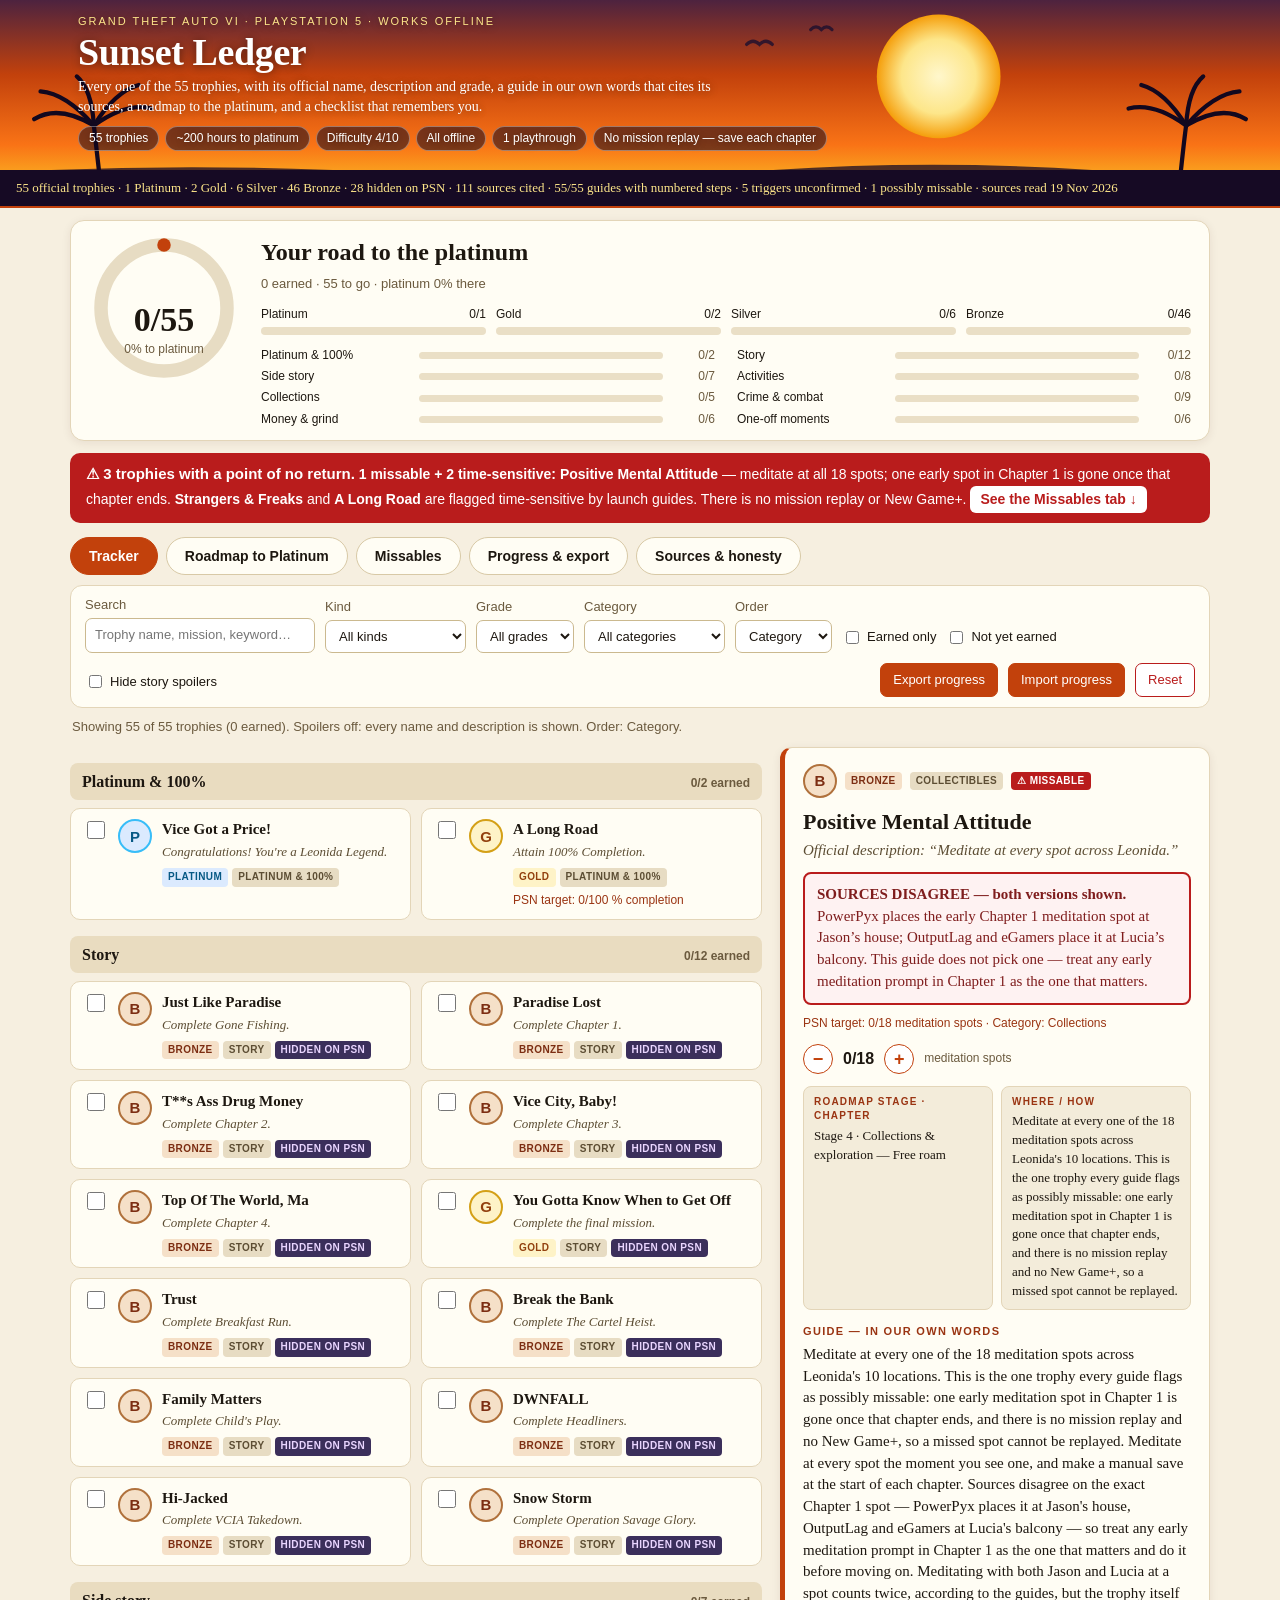
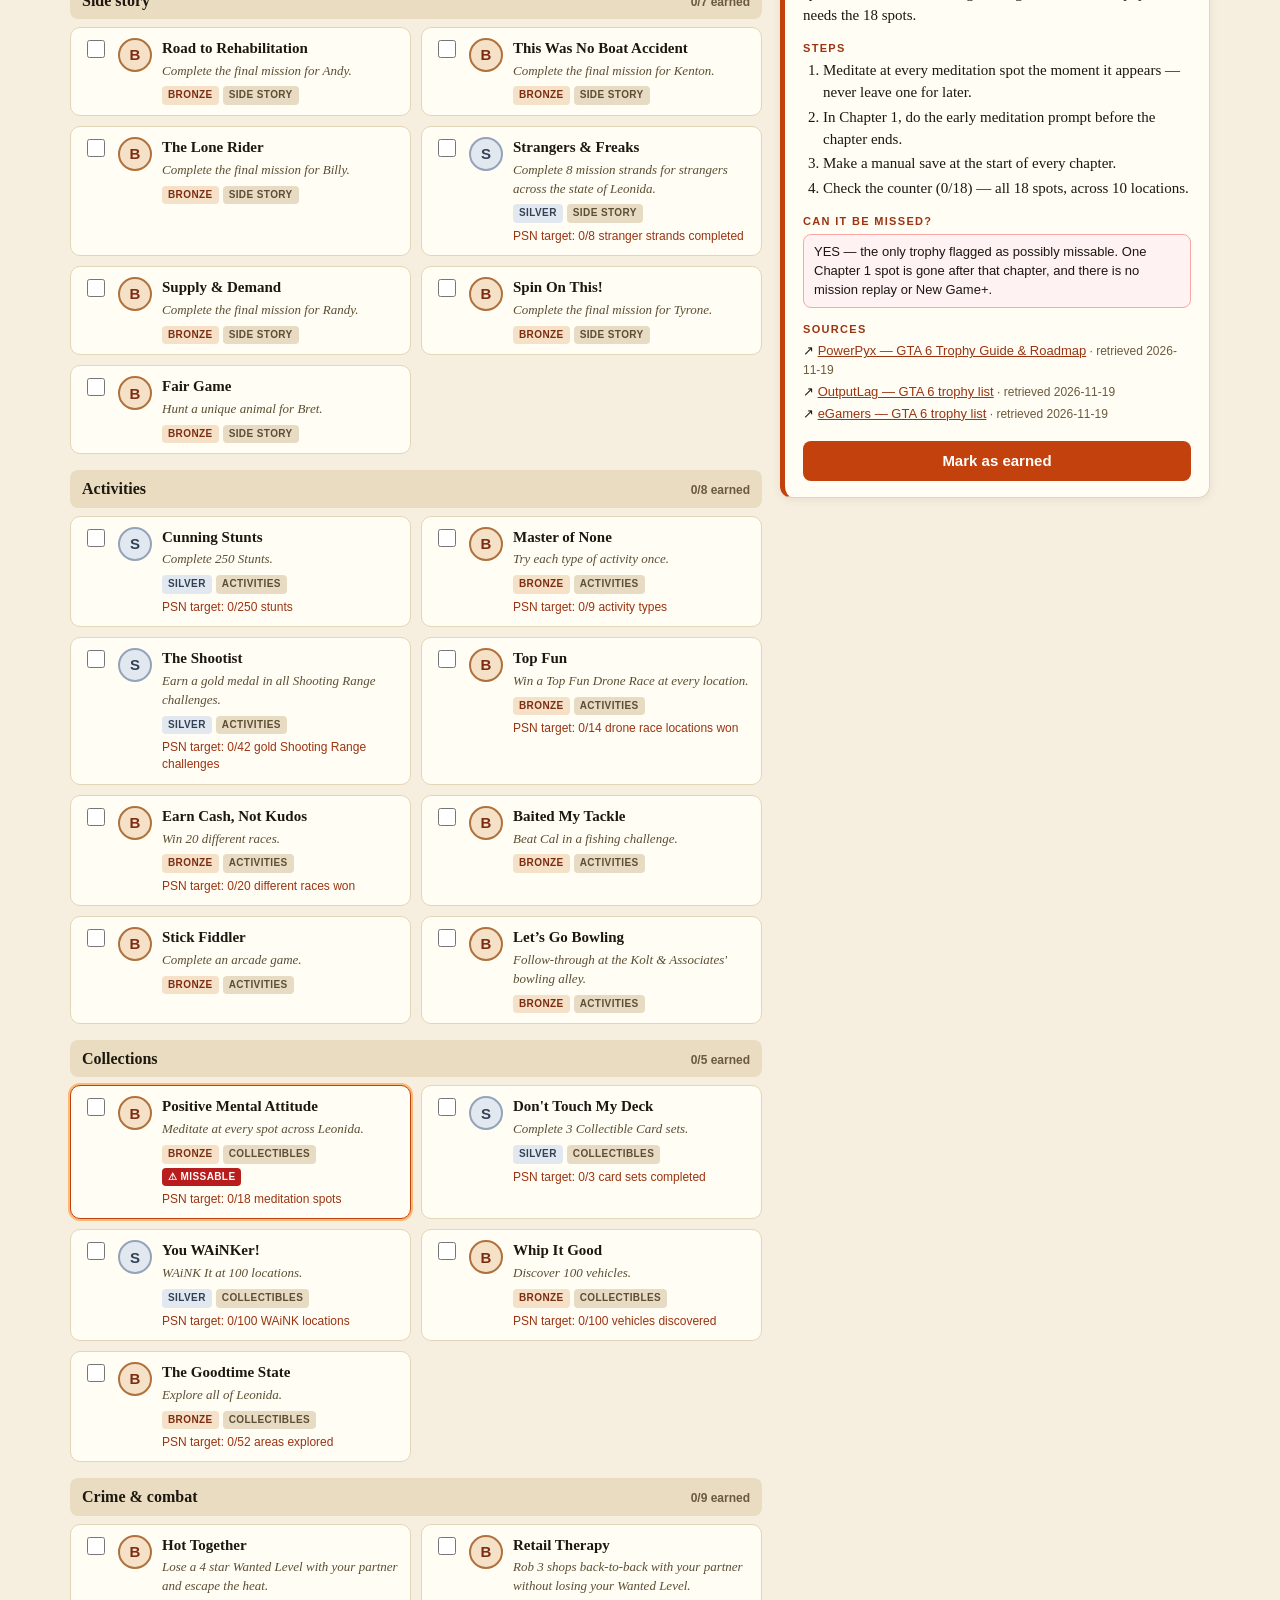
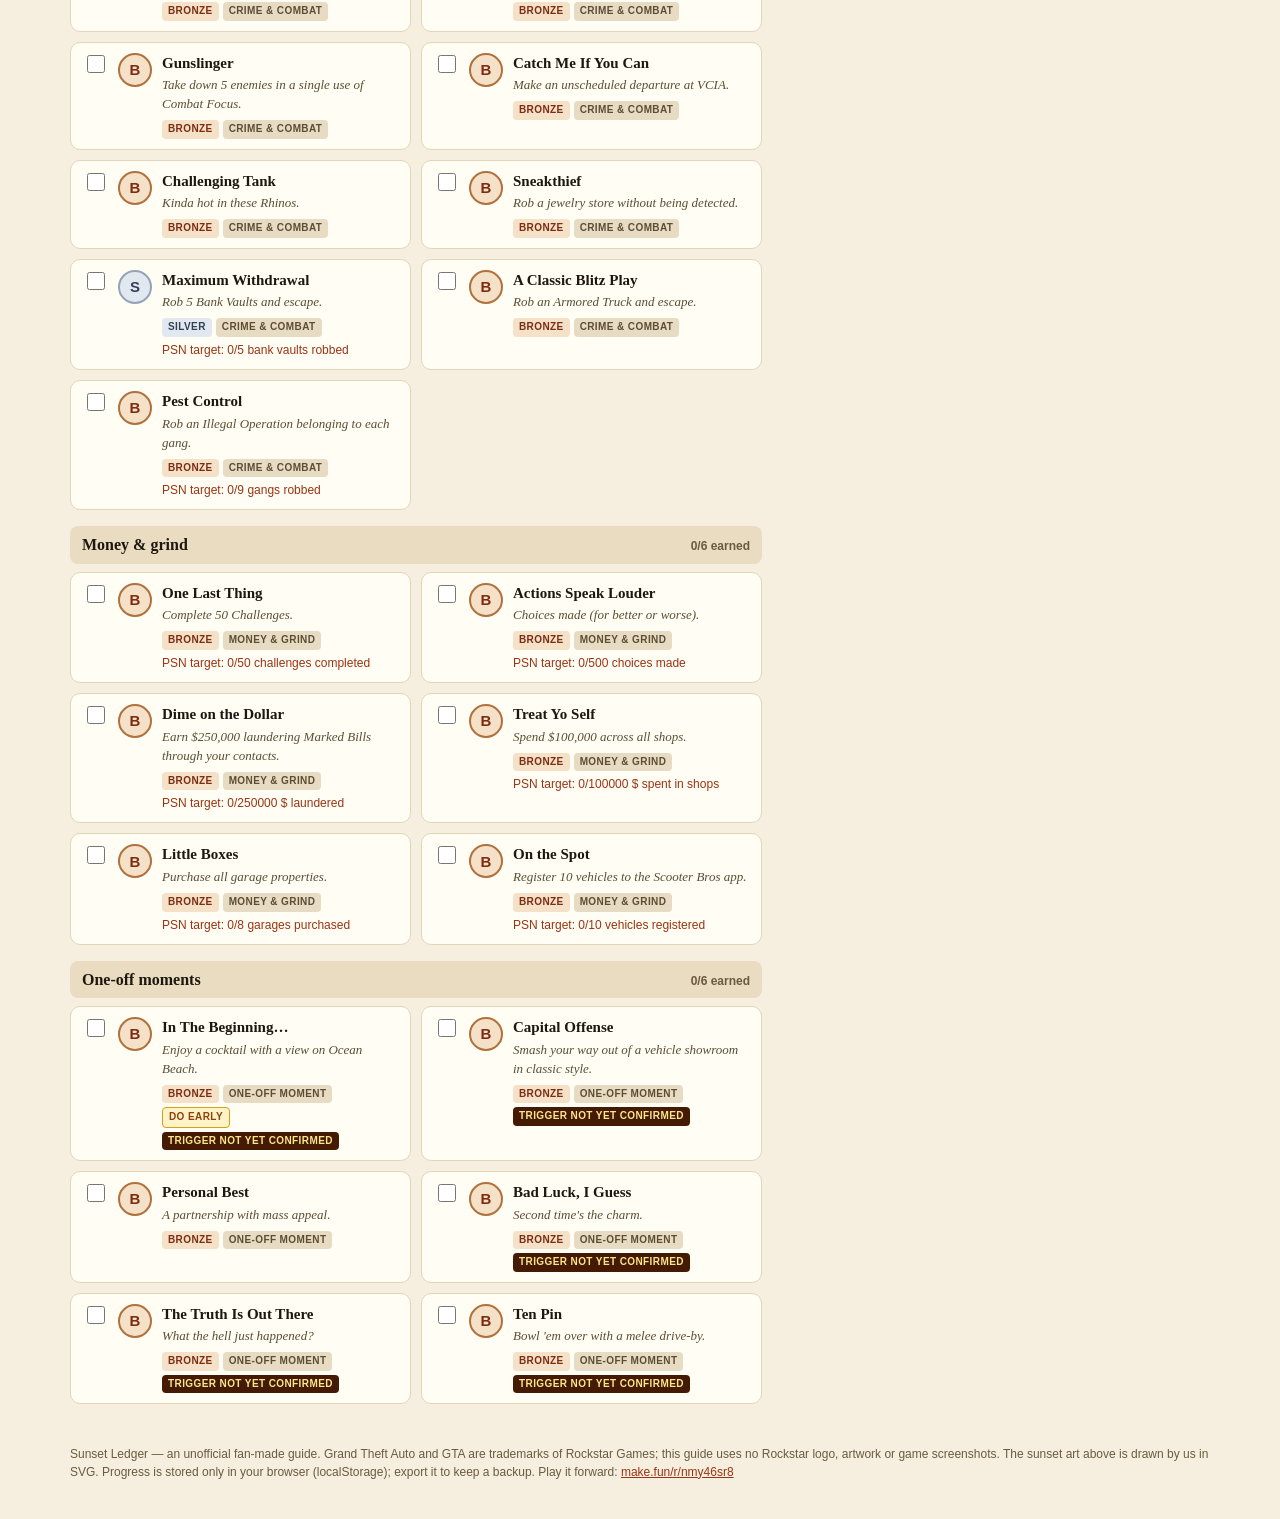
<file: app/index.html>
<!doctype html>
<html lang="en">
<head>
<meta charset="utf-8">
<meta name="viewport" content="width=device-width, initial-scale=1">
<title>Sunset Ledger — GTA VI Trophy Guide &amp; Tracker</title>
<link rel="stylesheet" href="style.css">
</head>
<body>
<header class="hero">
  <svg class="hero-art" viewBox="0 0 1200 200" preserveAspectRatio="xMidYMid slice" aria-hidden="true">
    <defs>
      <linearGradient id="sky" x1="0" y1="0" x2="0" y2="1">
        <stop offset="0" stop-color="#2b1a4e"/>
        <stop offset=".45" stop-color="#c2410c"/>
        <stop offset=".78" stop-color="#f97316"/>
        <stop offset="1" stop-color="#fbbf24"/>
      </linearGradient>
      <radialGradient id="sun" cx=".5" cy=".5" r=".5">
        <stop offset="0" stop-color="#fff7cc"/>
        <stop offset=".6" stop-color="#fde68a"/>
        <stop offset="1" stop-color="#f59e0b"/>
      </radialGradient>
    </defs>
    <rect width="1200" height="200" fill="url(#sky)"/>
    <circle cx="880" cy="92" r="58" fill="url(#sun)"/>
    <g stroke="#1c0f2e" stroke-width="3" fill="none" stroke-linecap="round" opacity=".8">
      <path d="M700 62 q 6 -6 12 0 q 6 -6 12 0"/>
      <path d="M760 48 q 5 -5 10 0 q 5 -5 10 0"/>
    </g>
    <path d="M0 200 L0 182 Q 180 172 360 182 T 720 180 T 1080 184 T 1200 180 L1200 200 Z" fill="#160a24" opacity=".75"/>
    <g stroke="#12081f" stroke-width="4" fill="none" stroke-linecap="round">
      <path d="M95 200 C 92 175 90 155 88 138"/>
      <path d="M88 138 Q 55 118 32 132"/>
      <path d="M88 138 Q 62 108 38 106"/>
      <path d="M88 138 Q 86 104 72 92"/>
      <path d="M88 138 Q 108 106 130 100"/>
      <path d="M88 138 Q 118 116 142 122"/>
      <path d="M1105 200 C 1108 172 1110 152 1112 138"/>
      <path d="M1112 138 Q 1145 118 1168 132"/>
      <path d="M1112 138 Q 1138 108 1162 106"/>
      <path d="M1112 138 Q 1114 104 1128 92"/>
      <path d="M1112 138 Q 1092 106 1070 100"/>
      <path d="M1112 138 Q 1082 116 1058 122"/>
    </g>
  </svg>
  <div class="hero-text">
    <p class="kicker">Grand Theft Auto VI · PlayStation 5 · Works offline</p>
    <h1>Sunset Ledger</h1>
    <p class="sub">Every one of the 55 trophies, with its official name, description and grade, a guide in our own words that cites its sources, a roadmap to the platinum, and a checklist that remembers you.</p>
    <p class="chips"><span>55 trophies</span><span>~200 hours to platinum</span><span>Difficulty 4/10</span><span>All offline</span><span>1 playthrough</span><span>No mission replay — save each chapter</span></p>
  </div>
</header>

<div class="audit" style="background:#160a24;color:#fde68a;padding:8px 16px;font-size:13px;line-height:1.5;border-bottom:2px solid #c2410c;" aria-label="Audit strip">55 official trophies · 1 Platinum · 2 Gold · 6 Silver · 46 Bronze · 28 hidden on PSN · 111 sources cited · 55/55 guides with numbered steps · 5 triggers unconfirmed · 1 possibly missable · sources read 19 Nov 2026</div>

<div class="slimbar" id="slimbar" aria-label="Progress summary">
  <span class="slim-title">Sunset Ledger</span>
  <strong id="slimCount">0/55 · 0%</strong>
  <span class="slim-grades" id="slimGrades"></span>
  <button type="button" id="slimSpoiler" class="slim-spoiler">Spoilers shown</button>
  <span class="slim-saved" id="slimSaved">✓ Saved in this browser</span>
</div>

<main>
  <section class="dash" id="dash" aria-label="Progress dashboard">
    <div class="ring-wrap">
      <svg class="ring" viewBox="0 0 200 200" width="150" height="150" aria-hidden="true">
        <circle cx="100" cy="100" r="84" fill="none" stroke="#e7dcc3" stroke-width="18"/>
        <circle id="ringArc" cx="100" cy="100" r="84" fill="none" stroke="#c2410c" stroke-width="18" stroke-linecap="round" transform="rotate(-90 100 100)"/>
      </svg>
      <div class="ring-center"><strong id="ringCount">0/55</strong><span id="ringPct">0% to platinum</span></div>
    </div>
    <div class="dash-side">
      <h2>Your road to the platinum</h2>
      <p id="dashLine">0 earned · 55 to go · platinum 0% there</p>
      <div class="grade-bars" id="gradeBars"></div>
      <div class="cat-bars" id="catBars"></div>
    </div>
  </section>

  <div class="missable-banner" id="missableBanner" role="alert">
    <strong>⚠ 3 trophies with a point of no return.</strong>
    <span><b>1 missable + 2 time-sensitive:</b> <b>Positive Mental Attitude</b> — meditate at all 18 spots; one early spot in Chapter 1 is gone once that chapter ends. <b>Strangers &amp; Freaks</b> and <b>A Long Road</b> are flagged time-sensitive by launch guides. There is no mission replay or New Game+. <button type="button" id="bannerOpen">See the Missables tab ↓</button></span>
  </div>

  <nav class="tabs" aria-label="Sections">
    <button type="button" data-view="tracker" class="tab active" id="tab-tracker">Tracker</button>
    <button type="button" data-view="roadmap" class="tab" id="tab-roadmap">Roadmap to Platinum</button>
    <button type="button" data-view="missables" class="tab" id="tab-missables">Missables</button>
    <button type="button" data-view="progress" class="tab" id="tab-progress">Progress &amp; export</button>
    <button type="button" data-view="sources" class="tab" id="tab-sources">Sources &amp; honesty</button>
  </nav>

  <section id="view-tracker" class="view">
    <div class="controls">
      <label class="search">Search <input id="search" type="search" placeholder="Trophy name, mission, keyword…"></label>
      <label>Kind <select id="kind"><option value="all">All kinds</option><option value="story">Story</option><option value="missable">Missable</option><option value="collectibles">Collectibles</option><option value="activities">Activities</option><option value="side">Side story</option><option value="crime">Crime &amp; combat</option><option value="money">Money &amp; grind</option><option value="misc">One-off moments</option><option value="platinum">Platinum &amp; 100%</option><option value="online">Online</option></select></label>
      <label>Grade <select id="grade"><option value="all">All grades</option><option value="platinum">Platinum</option><option value="gold">Gold</option><option value="silver">Silver</option><option value="bronze">Bronze</option></select></label>
      <label>Category <select id="category"><option value="all">All categories</option></select></label>
      <label>Order <select id="order"><option value="category">Category</option><option value="roadmap">Roadmap</option></select></label>
      <label class="check"><input type="checkbox" id="earnedOnly"> Earned only</label>
      <label class="check"><input type="checkbox" id="notEarned"> Not yet earned</label>
      <label class="check"><input type="checkbox" id="spoiler"> Hide story spoilers</label>
      <span class="spacer"></span>
      <button id="export" type="button">Export progress</button>
      <label class="import">Import progress <input id="import" type="file" accept="application/json"></label>
      <button id="reset" type="button" class="danger">Reset</button>
    </div>
    <p class="status" id="status">Loading 55 trophies…</p>
    <div class="tracker-grid">
      <div id="groups" class="groups"></div>
      <aside class="detail" id="detail" aria-label="Trophy guide"></aside>
    </div>
  </section>

  <section id="view-roadmap" class="view" hidden>
    <h2>Roadmap to the platinum</h2>
    <p class="lede">One playthrough, about 200 hours, difficulty 4/10 — long, not hard. No online trophies, no difficulty trophies, no mission medals. Cheats disable trophies and saving, so never use them on your trophy save. There is no mission replay and no New Game+, so the saves in Phase 0 are your only safety net.</p>
    <ol class="timeline" id="timeline"></ol>
    <div class="warn-box">
      <strong>Before you go on a rampage:</strong> your Criminal Profile can reach “Irredeemable”, and it is permanent. Do the wanton-destruction moments deliberately, not by accident, early in the game.
      <span class="src">Source: PowerPyx trophy guide &amp; roadmap; GTABase via eGamers.</span>
    </div>
  </section>

  <section id="view-missables" class="view" hidden>
    <h2>Missables — 3 with a point of no return</h2>
    <p class="lede">From the official descriptions + cited launch guides. Positive Mental Attitude is the one trophy every guide flags as missable. The other two are flagged time-sensitive by launch guides — play them early rather than testing the cutoff. Our own research only strongly supports Positive Mental Attitude as missable; the time-sensitive flags below come from the launch guides cited on each card.</p>
    <p class="chips-row">
      <a href="#miss-pma">Ch 1 · Positive Mental Attitude</a>
      <a href="#miss-sf">Ch 3 · Strangers &amp; Freaks</a>
      <a href="#miss-alr">Mid-story · A Long Road</a>
    </p>
    <div class="miss-cards">
      <article class="miss-card" id="miss-pma">
        <div class="miss-top"><span class="badge miss">⚠ Missable</span><span class="miss-grade">Bronze · #28</span></div>
        <h3>Positive Mental Attitude</h3>
        <p class="miss-por"><strong>Point of no return:</strong> the end of Chapter 1 — one early meditation spot is gone once that chapter ends, and there is no mission replay or New Game+ to go back.</p>
        <p>Meditate at all 18 spots across Leonida's 10 locations. Meditate at every spot the moment you see one, and make a manual save at the start of each chapter. Sources disagree on the exact Chapter 1 spot — PowerPyx places it at Jason's house, OutputLag and eGamers at Lucia's balcony — so treat any early meditation prompt in Chapter 1 as the one that matters.</p>
        <p class="miss-src">Sources: <a href="https://www.powerpyx.com/gta-6-grand-theft-auto-vi-trophy-guide-roadmap/" target="_blank" rel="noopener">PowerPyx</a> · <a href="https://outputlag.com/guides/gta-6-trophy-list/" target="_blank" rel="noopener">OutputLag</a> · <a href="https://egamers.io/gta-6-trophy-list-all-55-trophies-and-achievements-plus-the-hardest-ones/" target="_blank" rel="noopener">eGamers</a> — retrieved 2026-11-19</p>
      </article>
      <article class="miss-card" id="miss-sf">
        <div class="miss-top"><span class="badge watch">Time-sensitive</span><span class="miss-grade">Silver · #25</span></div>
        <h3>Strangers &amp; Freaks</h3>
        <p class="miss-por"><strong>Point of no return:</strong> Chapter 3 — launch guides flag the “Race Against Yago” strand as time-sensitive, with its cutoff in Chapter 3.</p>
        <p>Complete 8 mission strands for strangers across Leonida. Finish stranger strands as they appear instead of leaving them for post-story cleanup — the Chapter 3 strand is the one the guides warn about. The counter in the tracker shows 0/8.</p>
        <p class="miss-src">Sources: <a href="https://www.powerpyx.com/gta-6-grand-theft-auto-vi-trophy-guide-roadmap/" target="_blank" rel="noopener">PowerPyx</a> · <a href="https://outputlag.com/guides/gta-6-trophy-list/" target="_blank" rel="noopener">OutputLag</a> · <a href="https://www.keengamer.com/articles/guides/gta-6-trophy-guide-platinum-roadmap-all-55-trophies/" target="_blank" rel="noopener">KeenGamer</a> — retrieved 2026-11-19</p>
      </article>
      <article class="miss-card" id="miss-alr">
        <div class="miss-top"><span class="badge watch">Time-sensitive</span><span class="miss-grade">Gold · #14</span></div>
        <h3>A Long Road</h3>
        <p class="miss-por"><strong>Point of no return:</strong> mid-story — some optional missions that feed the 100% completion checklist close before the finale, so a checklist left for post-story cleanup may already be locked out.</p>
        <p>Attain 100% Completion. Do optional missions as they appear and keep a manual save from mid-story, so a closed-off mission cannot strand the checklist. The bar itself is forgiving — about 60% true completion by PowerPyx's count — but only if nothing it needs has already closed.</p>
        <p class="miss-src">Sources: <a href="https://www.powerpyx.com/gta-6-grand-theft-auto-vi-trophy-guide-roadmap/" target="_blank" rel="noopener">PowerPyx</a> · <a href="https://outputlag.com/guides/gta-6-trophy-list/" target="_blank" rel="noopener">OutputLag</a> · <a href="https://www.keengamer.com/articles/guides/gta-6-trophy-guide-platinum-roadmap-all-55-trophies/" target="_blank" rel="noopener">KeenGamer</a> — retrieved 2026-11-19</p>
      </article>
    </div>
    <div class="warn-grid">
      <div class="warn-box"><strong>No mission replay, no New Game+.</strong> Once a chapter ends you cannot replay its missions. Make a manual save at the start of every chapter, plus one more before the final mission — those saves are your only safety net. <span class="src">Source: PowerPyx trophy guide &amp; roadmap; OutputLag; eGamers.</span></div>
      <div class="warn-box"><strong>Cheats disable trophies and saving.</strong> Never use cheats on your trophy save — they switch trophies off. PowerPyx lists 61 cheats, all unlocked only after the credits; keep them off this save entirely. <span class="src">Source: PowerPyx trophy guide &amp; roadmap.</span></div>
    </div>
  </section>

  <section id="view-progress" class="view" hidden>
    <h2>Progress &amp; export</h2>
    <p class="lede">Two ways to read the same progress: trophies earned, and the PSN points they are worth.</p>
    <div class="psn-box">
      <div><span class="psn-label">PSN points toward the platinum</span>
      <strong id="psnStat">0 / 1,230 pts · 0%</strong></div>
      <p class="psn-formula">Standard PSN points: Bronze 15 · Silver 30 · Gold 90 · Platinum 180. All 55 trophies: 1×180 + 2×90 + 6×30 + 46×15 = 1,230 pts. (Some entries show 1,350 under a different convention; this ledger uses the standard formula above.)</p>
    </div>
    <div class="prog-grid">
      <div class="prog-col"><h3>Earned by grade</h3><div id="gradeStats"></div></div>
      <div class="prog-col"><h3>Earned by kind</h3><div id="kindStats"></div></div>
    </div>
    <h3>Roadmap stages</h3>
    <div class="stage-grid" id="stageGrid"></div>
    <h3>Back up or move your progress</h3>
    <div class="backup-box">
      <p>Your progress lives only in this browser until you export it. Export downloads a JSON file you can keep or import on another browser.</p>
      <p><button id="export2" type="button">Export progress (.json)</button>
      <label class="import">Import file <input id="import2" type="file" accept="application/json"></label></p>
      <p class="backup-meta" id="backupMeta">No export yet in this browser.</p>
      <p class="fine">File format sunset-ledger-progress/v1 · trophy names, counters, spoiler setting · exported files are named sunset-ledger-progress-YYYY-MM-DD.json.</p>
    </div>
  </section>

  <section id="view-sources" class="view" hidden>
    <h2>Sources &amp; honesty</h2>
    <p class="lede">Every guide in this ledger is written in our own words. A source is cited, never copied. The official trophy names, descriptions and grades are shown exactly as PlayStation publishes them — that is the one exception, and it is why the list matches the official 55/55.</p>
    <h3>What we do not know yet</h3>
    <ul class="honest">
      <li><b>5 trophies have unconfirmed triggers</b> — In The Beginning…, Capital Offense, Bad Luck, I Guess, The Truth Is Out There, Ten Pin. Their guides say only what the official description gives, and carry the label “Trigger not yet confirmed”. No unlock steps are invented for them.</li>
      <li><b>The Chapter 1 meditation spot is described two ways</b> — PowerPyx says “at Jason's house”, OutputLag and eGamers say Lucia's balcony. This guide does not pick one: it says “one early meditation spot in Chapter 1” and cites both.</li>
      <li><b>4 or 5 chapters?</b> The trophy list names Chapters 1–4 plus a final mission; PowerPyx describes the story as 5 chapters. This guide does not claim a chapter count anywhere.</li>
      <li><b>28 of the 55 trophies are hidden on PSN</b> until earned. This guide hides the 12 story trophies behind the spoiler setting until you earn them.</li>
    </ul>
    <h3>Sources used (verified 19 Nov 2026)</h3>
    <ul class="src-list" id="srcList"></ul>
    <p class="fine">Site names whose GTA 6 guide URLs were not verified first-hand in our research (PlayStationTrophies.org, TrueTrophies, GTABase, Beebom, CULTR, TechWiser, Insider Gaming, PC Gamer, Press-Start, GTAForums) are not linked here — no slug was guessed.</p>
  </section>
</main>

<footer>
  <p>Sunset Ledger — an unofficial fan-made guide. Grand Theft Auto and GTA are trademarks of Rockstar Games; this guide uses no Rockstar logo, artwork or game screenshots. The sunset art above is drawn by us in SVG. Progress is stored only in your browser (localStorage); export it to keep a backup. Play it forward: <a href="https://make.fun/r/nmy46sr8">make.fun/r/nmy46sr8</a></p>
</footer>
<script type="module" src="app.js"></script>
</body>
</html>
</file>
<file: app/style.css>
/* Sunset Ledger — light "paper ledger" theme: warm cream, near-black ink,
   burnt-orange sunset accent. No images: the sunset is an inline SVG. */
* { box-sizing: border-box; }
body { margin: 0; background: #f6efe0; color: #1d1710; font-family: Georgia, 'Times New Roman', serif; font-size: 15px; line-height: 1.45; }
button, input, select { font: inherit; }
a { color: #9a3412; }

/* ---- header ---- */
.hero { position: relative; color: #fff; overflow: hidden; }
.hero-art { display: block; width: 100%; height: 170px; }
.hero-text { position: absolute; inset: 0; max-width: 1180px; margin: 0 auto; padding: 14px 28px; text-shadow: 0 1px 8px rgba(0,0,0,.45); }
.kicker { margin: 0 0 3px; font-family: Arial, Helvetica, sans-serif; font-size: 11px; letter-spacing: .18em; text-transform: uppercase; color: #fde68a; }
.hero h1 { margin: 0; font-size: 38px; line-height: 1; letter-spacing: -.01em; }
.sub { max-width: 640px; margin: 6px 0 8px; font-size: 14px; }
.chips { margin: 0; display: flex; flex-wrap: wrap; gap: 6px; }
.chips span { font-family: Arial, Helvetica, sans-serif; font-size: 12px; background: rgba(20,8,30,.55); border: 1px solid rgba(255,255,255,.35); border-radius: 999px; padding: 3px 10px; }

main { max-width: 1180px; margin: 0 auto; padding: 0 20px 30px; }
h2 { font-size: 24px; margin: 18px 0 6px; }
h3 { font-size: 18px; margin: 20px 0 6px; }
.lede { max-width: 760px; font-size: 16px; }

/* ---- dashboard ---- */
.dash { display: flex; gap: 22px; background: #fffdf4; border: 1px solid #e3d5b8; border-radius: 14px; padding: 12px 18px; margin-top: 12px; box-shadow: 0 2px 10px rgba(60,30,0,.08); }
.ring-wrap { position: relative; flex: 0 0 150px; }
.ring { display: block; }
#ringArc { stroke-dasharray: 527.8; stroke-dashoffset: 527.8; transition: stroke-dashoffset .4s ease; }
.ring-center { position: absolute; inset: 0; display: flex; flex-direction: column; align-items: center; justify-content: center; text-align: center; }
.ring-center strong { font-size: 34px; line-height: 1; }
.ring-center span { font-family: Arial, Helvetica, sans-serif; font-size: 12px; color: #6b5a3e; margin-top: 4px; }
.dash-side { flex: 1; min-width: 0; }
.dash-side h2 { margin-top: 2px; }
#dashLine { margin: 2px 0 12px; font-family: Arial, Helvetica, sans-serif; font-size: 13px; color: #6b5a3e; }
.grade-bars { display: grid; grid-template-columns: repeat(4, 1fr); gap: 10px; margin-bottom: 12px; }
.grade-bar { font-family: Arial, Helvetica, sans-serif; font-size: 12px; }
.grade-bar .lbl { display: flex; justify-content: space-between; margin-bottom: 3px; }
.grade-bar .track { height: 8px; background: #eadfc6; border-radius: 4px; overflow: hidden; }
.grade-bar .fill { height: 100%; background: #c2410c; }
.grade-bar.plat .fill { background: #0ea5e9; }
.grade-bar.gold .fill { background: #d4a017; }
.grade-bar.silver .fill { background: #94a3b8; }
.grade-bar.bronze .fill { background: #b0713c; }
.cat-bars { display: grid; grid-template-columns: 1fr 1fr; gap: 4px 22px; }
.cat-bar { display: grid; grid-template-columns: 150px 1fr 44px; align-items: center; gap: 8px; font-family: Arial, Helvetica, sans-serif; font-size: 12px; }
.cat-bar .track { height: 7px; background: #eadfc6; border-radius: 4px; overflow: hidden; }
.cat-bar .fill { height: 100%; background: #ea580c; }
.cat-bar .num { text-align: right; color: #6b5a3e; }

/* ---- missable banner ---- */
.missable-banner { margin-top: 12px; background: #b91c1c; color: #fff; border-radius: 10px; padding: 10px 16px; font-family: Arial, Helvetica, sans-serif; font-size: 14px; line-height: 1.5; }
.missable-banner strong { font-size: 15px; }
.missable-banner button { background: #fff; color: #b91c1c; border: 0; border-radius: 6px; padding: 3px 10px; font-weight: bold; cursor: pointer; }

/* ---- tabs ---- */
.tabs { display: flex; gap: 8px; margin: 14px 0 4px; }
.tab { font-family: Arial, Helvetica, sans-serif; font-size: 14px; font-weight: bold; background: #fffdf4; color: #1d1710; border: 1px solid #d8c9a6; border-radius: 999px; padding: 8px 18px; cursor: pointer; }
.tab.active { background: #c2410c; border-color: #c2410c; color: #fff; }

/* ---- controls ---- */
.controls { display: flex; flex-wrap: wrap; gap: 10px; align-items: end; background: #fffdf4; border: 1px solid #e3d5b8; border-radius: 12px; padding: 10px 14px; margin-top: 10px; font-family: Arial, Helvetica, sans-serif; font-size: 13px; }
.controls label { display: flex; flex-direction: column; gap: 3px; color: #6b5a3e; }
.controls label.check { flex-direction: row; align-items: center; gap: 5px; color: #1d1710; padding-bottom: 6px; }
.controls input[type="search"], .controls select { padding: 7px 9px; border: 1px solid #cbb98f; border-radius: 7px; background: #fff; color: #1d1710; }
.controls input[type="search"] { width: 230px; }
.controls .spacer { flex: 1; }
.controls button, .controls .import { font-family: Arial, Helvetica, sans-serif; font-size: 13px; background: #c2410c; color: #fff; border: 1px solid #c2410c; border-radius: 7px; padding: 7px 12px; cursor: pointer; }
.controls button.danger { background: #fff; color: #b91c1c; border-color: #b91c1c; }
.controls .import input { display: none; }
.status { font-family: Arial, Helvetica, sans-serif; font-size: 13px; color: #6b5a3e; margin: 10px 2px; }

/* ---- tracker grid: cards + detail ---- */
.tracker-grid { display: grid; grid-template-columns: minmax(0, 1fr) 430px; gap: 18px; align-items: start; }
.groups h3.cat-head { display: flex; justify-content: space-between; align-items: baseline; background: #e9dcc0; border-radius: 8px; padding: 7px 12px; margin: 16px 0 8px; font-size: 16px; }
.groups h3.cat-head .cnt { font-family: Arial, Helvetica, sans-serif; font-size: 12px; color: #6b5a3e; }
.cards { display: grid; grid-template-columns: 1fr 1fr; gap: 10px; }
.card { display: flex; gap: 10px; background: #fffdf4; border: 1px solid #e3d5b8; border-radius: 10px; padding: 10px 12px; cursor: pointer; text-align: left; font: inherit; color: inherit; }
.card:hover { border-color: #c2410c; }
.card.selected { border-color: #c2410c; box-shadow: 0 0 0 2px #fdbA74; outline: none; }
.card.earned { background: #f3ecda; }
.card input[type="checkbox"] { width: 18px; height: 18px; margin-top: 2px; accent-color: #c2410c; flex: 0 0 auto; cursor: pointer; }
.medal { flex: 0 0 34px; width: 34px; height: 34px; border-radius: 50%; display: flex; align-items: center; justify-content: center; font-family: Arial, Helvetica, sans-serif; font-weight: bold; font-size: 15px; border: 2px solid; }
.medal.platinum { background: #dbeafe; border-color: #38bdf8; color: #075985; }
.medal.gold { background: #fef3c7; border-color: #d4a017; color: #92400e; }
.medal.silver { background: #e2e8f0; border-color: #94a3b8; color: #334155; }
.medal.bronze { background: #f5e0c8; border-color: #b0713c; color: #7c2d12; }
.card-body { min-width: 0; flex: 1; }
.card-body h4 { margin: 0 0 2px; font-size: 15px; }
.card-body h4 .done { color: #15803d; font-family: Arial, Helvetica, sans-serif; font-size: 12px; }
.card-body p.desc { margin: 0; font-style: italic; color: #5c4d33; font-size: 13px; }
.badges { display: flex; flex-wrap: wrap; gap: 4px; margin-top: 6px; }
.badge { font-family: Arial, Helvetica, sans-serif; font-size: 10px; font-weight: bold; letter-spacing: .04em; border-radius: 4px; padding: 2px 6px; background: #e7dcc3; color: #5c4d33; text-transform: uppercase; }
.badge.grade-platinum { background: #dbeafe; color: #075985; }
.badge.grade-gold { background: #fef3c7; color: #92400e; }
.badge.grade-silver { background: #e2e8f0; color: #334155; }
.badge.grade-bronze { background: #f5e0c8; color: #7c2d12; }
.badge.miss { background: #b91c1c; color: #fff; }
.badge.watch { background: #fef3c7; color: #92400e; border: 1px solid #d4a017; }
.badge.unconf { background: #451a03; color: #fde68a; }
.badge.hiddenb { background: #3b2f5b; color: #e9d5ff; }
.target-line { font-family: Arial, Helvetica, sans-serif; font-size: 12px; color: #9a3412; margin-top: 5px; }
.empty { background: #fffdf4; border: 1px dashed #cbb98f; border-radius: 10px; padding: 18px; font-family: Arial, Helvetica, sans-serif; }

/* ---- detail panel ---- */
.detail { position: sticky; top: 12px; background: #fffdf4; border: 1px solid #e3d5b8; border-left: 5px solid #c2410c; border-radius: 12px; padding: 16px 18px; box-shadow: 0 2px 10px rgba(60,30,0,.08); }
.detail .grade-line { display: flex; align-items: center; gap: 8px; }
.detail h3 { margin: 8px 0 2px; font-size: 22px; }
.detail .official { font-style: italic; color: #5c4d33; margin: 0 0 10px; }
.detail h5 { font-family: Arial, Helvetica, sans-serif; font-size: 11px; letter-spacing: .12em; text-transform: uppercase; color: #9a3412; margin: 14px 0 4px; }
.detail p.guide { margin: 0; }
.detail ol { margin: 4px 0 0; padding-left: 20px; }
.detail ol li { margin-bottom: 3px; }
.miss-box { background: #fef2f2; border: 1px solid #fca5a5; border-radius: 8px; padding: 8px 10px; font-family: Arial, Helvetica, sans-serif; font-size: 13px; }
.miss-box.yes { background: #fef2f2; }
.miss-box.no { background: #f0fdf4; border-color: #86efac; }
.miss-box.unknown { background: #fffbeb; border-color: #fcd34d; }
.detail .sources { list-style: none; margin: 4px 0 0; padding: 0; font-family: Arial, Helvetica, sans-serif; font-size: 13px; }
.detail .sources li { margin-bottom: 3px; }
.detail .earn-btn { margin-top: 14px; width: 100%; background: #c2410c; color: #fff; border: 0; border-radius: 8px; padding: 9px; font-family: Arial, Helvetica, sans-serif; font-weight: bold; cursor: pointer; }
.detail .earn-btn.earned { background: #15803d; }

/* ---- roadmap timeline ---- */
.timeline { list-style: none; margin: 10px 0 0; padding: 0 0 0 26px; position: relative; }
.timeline::before { content: ""; position: absolute; left: 9px; top: 6px; bottom: 6px; width: 3px; background: #d8a05a; }
.timeline > li { position: relative; background: #fffdf4; border: 1px solid #e3d5b8; border-radius: 12px; padding: 14px 18px; margin-bottom: 14px; }
.timeline > li::before { content: ""; position: absolute; left: -25px; top: 18px; width: 15px; height: 15px; border-radius: 50%; background: #c2410c; border: 3px solid #f6efe0; }
.timeline h3 { margin: 0 0 2px; font-size: 19px; }
.timeline h3 .ph { font-family: Arial, Helvetica, sans-serif; font-size: 12px; color: #fff; background: #c2410c; border-radius: 999px; padding: 2px 9px; vertical-align: 2px; margin-right: 6px; }
.timeline .hours { font-family: Arial, Helvetica, sans-serif; font-size: 12px; color: #9a3412; font-weight: bold; }
.timeline p { margin: 6px 0; }
.timeline .tchips { display: flex; flex-wrap: wrap; gap: 5px; margin-top: 8px; }
.tchip { font-family: Arial, Helvetica, sans-serif; font-size: 12px; background: #f3ecda; border: 1px solid #d8c9a6; border-radius: 999px; padding: 2px 9px; }
.tchip.done { background: #dcfce7; border-color: #86efac; color: #166534; text-decoration: line-through; }
.timeline .phase-prog { font-family: Arial, Helvetica, sans-serif; font-size: 12px; color: #6b5a3e; }
.warn-box { background: #fffbeb; border: 1px solid #fcd34d; border-radius: 10px; padding: 12px 16px; font-family: Arial, Helvetica, sans-serif; font-size: 14px; margin-top: 8px; }
.warn-box .src { display: block; font-size: 12px; color: #6b5a3e; margin-top: 4px; }

/* ---- sources view ---- */
.honest li { margin-bottom: 8px; }
.src-list li { margin-bottom: 6px; font-family: Arial, Helvetica, sans-serif; font-size: 14px; }
.fine { font-family: Arial, Helvetica, sans-serif; font-size: 13px; color: #6b5a3e; }

footer { max-width: 1180px; margin: 0 auto; padding: 0 20px 26px; font-family: Arial, Helvetica, sans-serif; font-size: 12px; color: #6b5a3e; }

/* ---- slim sticky bar (fix 5): progress that survives scrolling ---- */
.slimbar { display: none; max-width: 1180px; margin: 0 auto; align-items: center; gap: 14px; background: #fffdf4; border: 1px solid #e3d5b8; border-top: 0; border-radius: 0 0 12px 12px; padding: 8px 18px; font-family: Arial, Helvetica, sans-serif; font-size: 13px; box-shadow: 0 4px 12px rgba(60,30,0,.12); }
.slimbar.show { display: flex; position: sticky; top: 0; z-index: 60; }
.slim-title { font-family: Georgia, 'Times New Roman', serif; font-weight: bold; font-size: 16px; }
.slim-grades { display: flex; gap: 5px; }
.slim-chip { font-size: 11px; font-weight: bold; border-radius: 999px; padding: 2px 8px; background: #e7dcc3; color: #5c4d33; }
.slim-chip.platinum { background: #dbeafe; color: #075985; }
.slim-chip.gold { background: #fef3c7; color: #92400e; }
.slim-chip.silver { background: #e2e8f0; color: #334155; }
.slim-chip.bronze { background: #f5e0c8; color: #7c2d12; }
.slim-spoiler { background: #3b2f5b; color: #e9d5ff; border: 0; border-radius: 999px; padding: 5px 12px; font-weight: bold; cursor: pointer; }
.slim-saved { margin-left: auto; color: #15803d; font-size: 12px; white-space: nowrap; }

/* ---- missables view (fix 1) ---- */
.chips-row { display: flex; flex-wrap: wrap; gap: 8px; margin: 10px 0 14px; }
.chips-row a { font-family: Arial, Helvetica, sans-serif; font-size: 13px; font-weight: bold; background: #fffdf4; border: 1px solid #d8c9a6; border-radius: 999px; padding: 6px 14px; text-decoration: none; color: #1d1710; }
.chips-row a:hover { border-color: #c2410c; }
.miss-cards { display: grid; grid-template-columns: repeat(3, 1fr); gap: 14px; }
.miss-card { background: #fffdf4; border: 1px solid #e3d5b8; border-left: 5px solid #b91c1c; border-radius: 12px; padding: 14px 16px; }
.miss-card:nth-child(2), .miss-card:nth-child(3) { border-left-color: #d4a017; }
.miss-top { display: flex; justify-content: space-between; align-items: center; }
.miss-grade { font-family: Arial, Helvetica, sans-serif; font-size: 12px; color: #6b5a3e; }
.miss-card h3 { margin: 8px 0 4px; }
.miss-por { background: #fef2f2; border: 1px solid #fca5a5; border-radius: 8px; padding: 8px 10px; font-family: Arial, Helvetica, sans-serif; font-size: 13px; }
.miss-card p { font-size: 14px; }
.miss-src { font-family: Arial, Helvetica, sans-serif; font-size: 12px; color: #6b5a3e; }
.warn-grid { display: grid; grid-template-columns: 1fr 1fr; gap: 14px; margin-top: 14px; }

/* ---- progress & export view (fix 2) ---- */
.psn-box { background: #fffdf4; border: 1px solid #e3d5b8; border-left: 5px solid #0ea5e9; border-radius: 12px; padding: 14px 18px; margin-top: 10px; }
.psn-label { font-family: Arial, Helvetica, sans-serif; font-size: 11px; letter-spacing: .12em; text-transform: uppercase; color: #075985; display: block; }
.psn-box strong { font-size: 30px; }
.psn-formula { font-family: Arial, Helvetica, sans-serif; font-size: 13px; color: #6b5a3e; margin: 6px 0 0; }
.prog-grid { display: grid; grid-template-columns: 1fr 1fr; gap: 18px; margin-top: 6px; }
.prog-col h3 { margin-top: 12px; }
.stat-bar { font-family: Arial, Helvetica, sans-serif; font-size: 12px; margin-bottom: 8px; }
.stat-bar .lbl { display: flex; justify-content: space-between; margin-bottom: 3px; }
.stat-bar .track { height: 8px; background: #eadfc6; border-radius: 4px; overflow: hidden; }
.stat-bar .fill { height: 100%; background: #c2410c; }
.stage-grid { display: grid; grid-template-columns: repeat(4, 1fr); gap: 10px; }
.stage-cell { background: #fffdf4; border: 1px solid #e3d5b8; border-radius: 10px; padding: 10px 12px; display: flex; flex-direction: column; gap: 2px; font-family: Arial, Helvetica, sans-serif; font-size: 12px; }
.stage-cell strong { font-size: 13px; }
.stage-cell.done { background: #dcfce7; border-color: #86efac; }
.stage-prog { color: #6b5a3e; font-weight: bold; }
.backup-box { background: #fffdf4; border: 1px solid #e3d5b8; border-radius: 12px; padding: 14px 18px; font-family: Arial, Helvetica, sans-serif; font-size: 14px; }
.backup-box button, .backup-box .import { font-size: 13px; background: #c2410c; color: #fff; border: 1px solid #c2410c; border-radius: 7px; padding: 7px 12px; cursor: pointer; display: inline-block; }
.backup-box .import input { display: none; }
.backup-meta { color: #6b5a3e; font-size: 13px; }

/* ---- detail panel: stepper + info boxes (fix 3) ---- */
.stepper { display: flex; align-items: center; gap: 10px; margin-top: 8px; font-family: Arial, Helvetica, sans-serif; }
.stepper button { width: 30px; height: 30px; border-radius: 50%; border: 1px solid #c2410c; background: #fff; color: #c2410c; font-size: 18px; font-weight: bold; line-height: 1; cursor: pointer; }
.stepper button:hover { background: #c2410c; color: #fff; }
.stepper strong { font-size: 16px; }
.stepper span { font-size: 12px; color: #6b5a3e; }
.info-boxes { display: grid; grid-template-columns: 1fr 1fr; gap: 8px; margin-top: 12px; }
.info-box { background: #f3ecda; border: 1px solid #e3d5b8; border-radius: 8px; padding: 8px 10px; }
.info-box h6 { font-family: Arial, Helvetica, sans-serif; font-size: 10px; letter-spacing: .12em; text-transform: uppercase; color: #9a3412; margin: 0 0 3px; }
.info-box p { margin: 0; font-size: 13px; }
.detail .sources .retrieved { color: #6b5a3e; font-size: 12px; }
</file>
